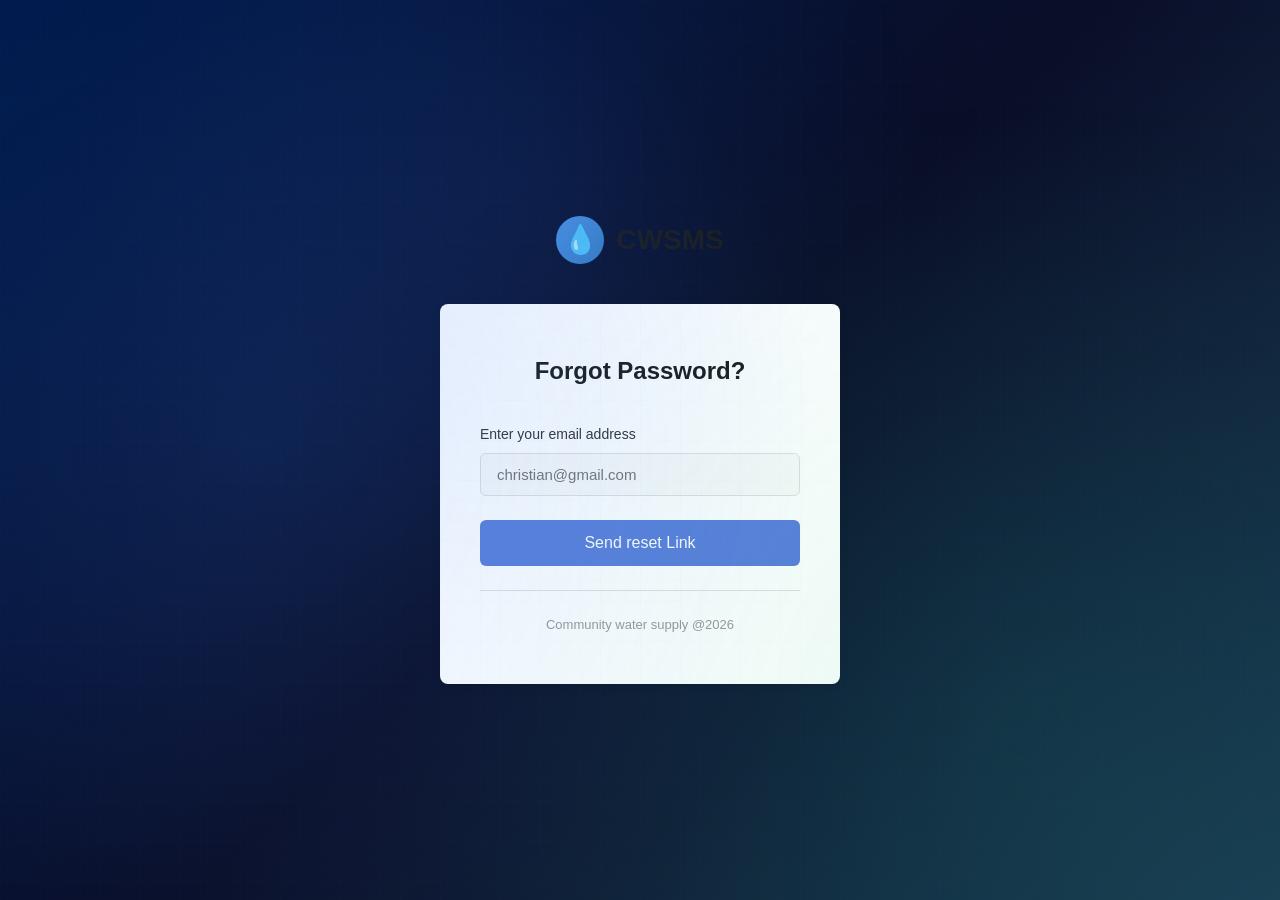
<file: index.html>
<!DOCTYPE html>
<html lang="en">
<head>
    <meta charset="UTF-8">
    <meta name="viewport" content="width=device-width, initial-scale=1.0">
    <title>CWSMS - Forgot Password</title>
    <link rel="stylesheet" href="style.css">
</head>
<body>
    <div class="container">
        <div class="header">
            <div class="logo"></div>
            <h1 class="brand-name">CWSMS</h1>
        </div>

        <div class="card">
            <h2 class="card-title">Forgot Password?</h2>
            
            <div id="successMessage" class="success-message"></div>
            <div id="errorMessage" class="error-message"></div>

            <form id="forgotPasswordForm">
                <div class="form-group">
                    <label for="email" class="form-label">Enter your email address</label>
                    <input 
                        type="email" 
                        id="email" 
                        name="email" 
                        class="form-input" 
                        placeholder="christian@gmail.com"
                        required
                    >
                </div>

                <button type="submit" class="submit-button">Send reset Link</button>
            </form>

            <div class="footer">
                Community water supply @2026
            </div>
        </div>
    </div>

    <script src="script.js"></script>
</body>
</html>
</file>
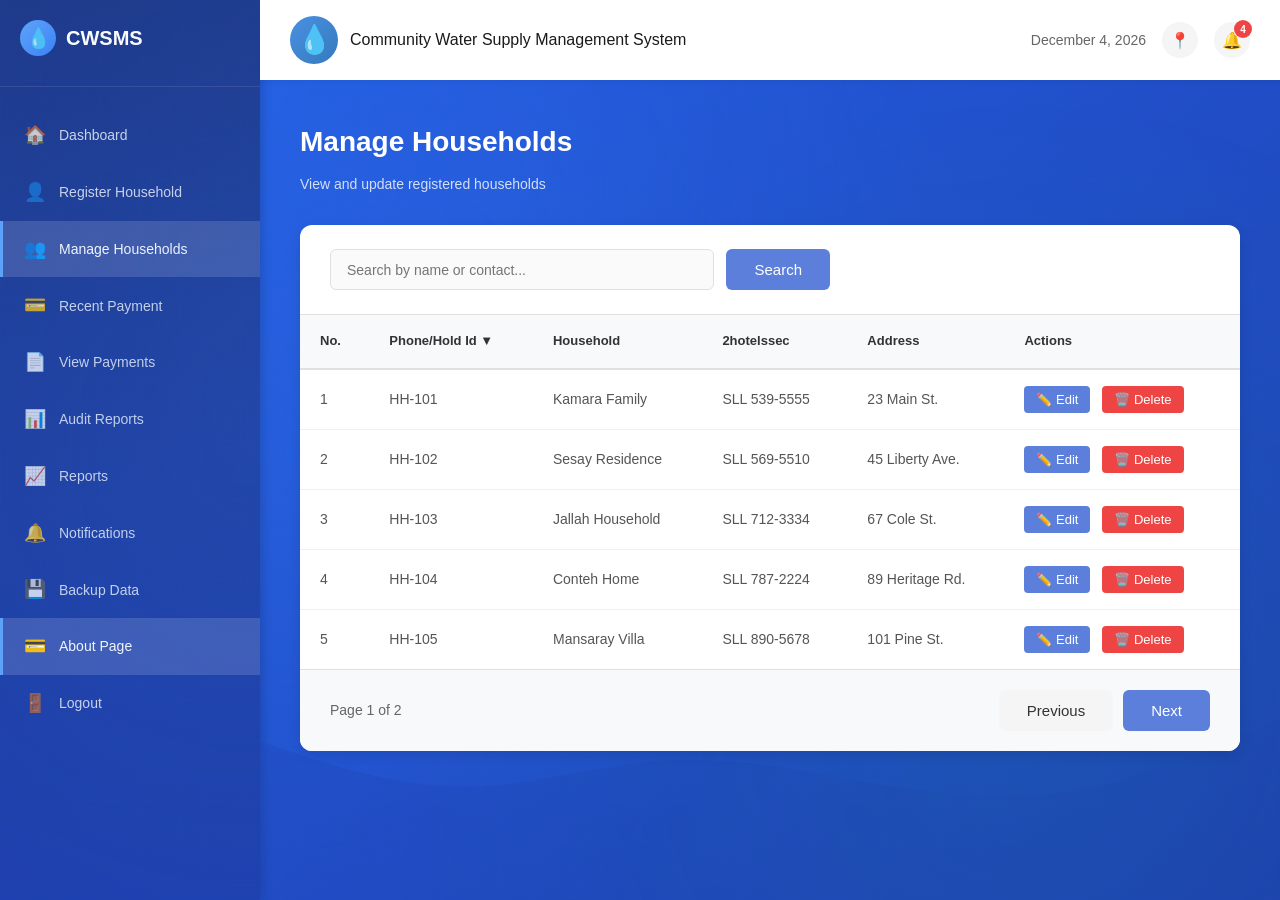
<file: manage_household.html>
<!DOCTYPE html>
<html lang="en">
<head>
    <meta charset="UTF-8">
    <meta name="viewport" content="width=device-width, initial-scale=1.0">
    <title>CWSMS - Manage Households</title>
    <link rel="stylesheet" href="style.css">
    <link rel="index.html" href="index.html">
    <link rel="register_household.html" href="register_household.html">
    <link rel="about.html" href="about.html">
    <link rel="contact.html" href="contact.html">
</head>
<body class="dashboard-layout">
    <div class="sidebar">
        <div class="sidebar-header">
            <div class="logo-small"></div>
            <span class="sidebar-brand">CWSMS</span>
        </div>
        
        <nav class="sidebar-nav">
            <a href="#" class="nav-item">
                <span class="nav-icon">🏠</span>
                <span class="nav-text">Dashboard</span>
            </a>
            <a href="register_household.html" class="nav-item">
                <span class="nav-icon">👤</span>
                <span class="nav-text">Register Household</span>
            </a>
            <a href="manage_household.html" class="nav-item active">
                <span class="nav-icon">👥</span>
                <span class="nav-text">Manage Households</span>
            </a>
            <a href="record_payment.html" class="nav-item">
                <span class="nav-icon">💳</span>
                <span class="nav-text">Recent Payment</span>
            </a>
            <a href="#" class="nav-item">
                <span class="nav-icon">📄</span>
                <span class="nav-text">View Payments</span>
            </a>
            <a href="#" class="nav-item">
                <span class="nav-icon">📊</span>
                <span class="nav-text">Audit Reports</span>
            </a>
            <a href="#" class="nav-item">
                <span class="nav-icon">📈</span>
                <span class="nav-text">Reports</span>
            </a>
            <a href="#" class="nav-item">
                <span class="nav-icon">🔔</span>
                <span class="nav-text">Notifications</span>
            </a>
            <a href="#" class="nav-item">
                <span class="nav-icon">💾</span>
                <span class="nav-text">Backup Data</span>
            </a>
             <a href="about.html" class="nav-item active">
                <span class="nav-icon">💳</span>
                <span class="nav-text">About Page</span>
            </a>
            <a href="#" class="nav-item">
                <span class="nav-icon">🚪</span>
                <span class="nav-text">Logout</span>
            </a>
        </nav>
    </div>

    <div class="main-content">
        <header class="top-header">
            <div class="header-left">
                <div class="logo"></div>
                <span class="header-title">Community Water Supply Management System</span>
            </div>
            <div class="header-right">
                <span class="header-date">January 25, 2026</span>
                <button class="icon-button">📍</button>
                <button class="icon-button notification-btn">
                    🔔
                    <span class="notification-badge">4</span>
                </button>
            </div>
        </header>

        <div class="content-wrapper">
            <div class="page-header">
                <h1 class="page-title">Manage Households</h1>
                <p class="page-subtitle">View and update registered households</p>
            </div>

            <div class="table-card">
                <div class="table-header">
                    <div class="search-wrapper">
                        <input 
                            type="text" 
                            id="searchInput" 
                            class="search-input" 
                            placeholder="Search by name or contact..."
                        >
                        <button class="btn btn-primary" id="searchBtn">Search</button>
                    </div>
                </div>

                <div class="table-wrapper">
                    <table class="data-table">
                        <thead>
                            <tr>
                                <th>No.</th>
                                <th>Phone/Hold Id ▼</th>
                                <th>Household</th>
                                <th>2hotelssec</th>
                                <th>Address</th>
                                <th>Actions</th>
                            </tr>
                        </thead>
                        <tbody id="householdTableBody">
                            <tr>
                                <td>1</td>
                                <td>HH-101</td>
                                <td>Kamara Family</td>
                                <td>SLL 539-5555</td>
                                <td>23 Main St.</td>
                                <td>
                                    <button class="btn-action btn-edit" data-id="HH-101">✏️ Edit</button>
                                    <button class="btn-action btn-delete" data-id="HH-101">🗑️ Delete</button>
                                </td>
                            </tr>
                            <tr>
                                <td>2</td>
                                <td>HH-102</td>
                                <td>Sesay Residence</td>
                                <td>SLL 569-5510</td>
                                <td>45 Liberty Ave.</td>
                                <td>
                                    <button class="btn-action btn-edit" data-id="HH-102">✏️ Edit</button>
                                    <button class="btn-action btn-delete" data-id="HH-102">🗑️ Delete</button>
                                </td>
                            </tr>
                            <tr>
                                <td>3</td>
                                <td>HH-103</td>
                                <td>Jallah Household</td>
                                <td>SLL 712-3334</td>
                                <td>67 Cole St.</td>
                                <td>
                                    <button class="btn-action btn-edit" data-id="HH-103">✏️ Edit</button>
                                    <button class="btn-action btn-delete" data-id="HH-103">🗑️ Delete</button>
                                </td>
                            </tr>
                            <tr>
                                <td>4</td>
                                <td>HH-104</td>
                                <td>Conteh Home</td>
                                <td>SLL 787-2224</td>
                                <td>89 Heritage Rd.</td>
                                <td>
                                    <button class="btn-action btn-edit" data-id="HH-104">✏️ Edit</button>
                                    <button class="btn-action btn-delete" data-id="HH-104">🗑️ Delete</button>
                                </td>
                            </tr>
                            <tr>
                                <td>5</td>
                                <td>HH-105</td>
                                <td>Mansaray Villa</td>
                                <td>SLL 890-5678</td>
                                <td>101 Pine St.</td>
                                <td>
                                    <button class="btn-action btn-edit" data-id="HH-105">✏️ Edit</button>
                                    <button class="btn-action btn-delete" data-id="HH-105">🗑️ Delete</button>
                                </td>
                            </tr>
                        </tbody>
                    </table>
                </div>

                <div class="table-footer">
                    <div class="pagination-info">
                        Page <span id="currentPage">1</span> of <span id="totalPages">5</span>
                    </div>
                    <div class="pagination-controls">
                        <button class="btn btn-secondary" id="prevBtn">Previous</button>
                        <button class="btn btn-primary" id="nextBtn">Next</button>
                    </div>
                </div>
            </div>
        </div>

        <div class="wave-background"></div>
    </div>

    <!-- Edit Modal -->
    <div id="editModal" class="modal">
        <div class="modal-content">
            <div class="modal-header">
                <h2>Edit Household</h2>
                <button class="close-modal" id="closeEditModal">&times;</button>
            </div>
            <div class="modal-body">
                <form id="editHouseholdForm">
                    <input type="hidden" id="editHouseholdId">
                    <div class="form-group">
                        <label for="editHouseholdName" class="form-label">Household Name</label>
                        <input type="text" id="editHouseholdName" class="form-input" required>
                    </div>
                    <div class="form-group">
                        <label for="editContact" class="form-label">Contact Number</label>
                        <input type="text" id="editContact" class="form-input" required>
                    </div>
                    <div class="form-group">
                        <label for="editAddress" class="form-label">Address</label>
                        <input type="text" id="editAddress" class="form-input" required>
                    </div>
                    <div class="modal-actions">
                        <button type="button" class="btn btn-secondary" id="cancelEditBtn">Cancel</button>
                        <button type="submit" class="btn btn-primary">Save Changes</button>
                    </div>
                </form>
            </div>
        </div>
    </div>

    <script src="script.js"></script>
</body>
</html>
</file>
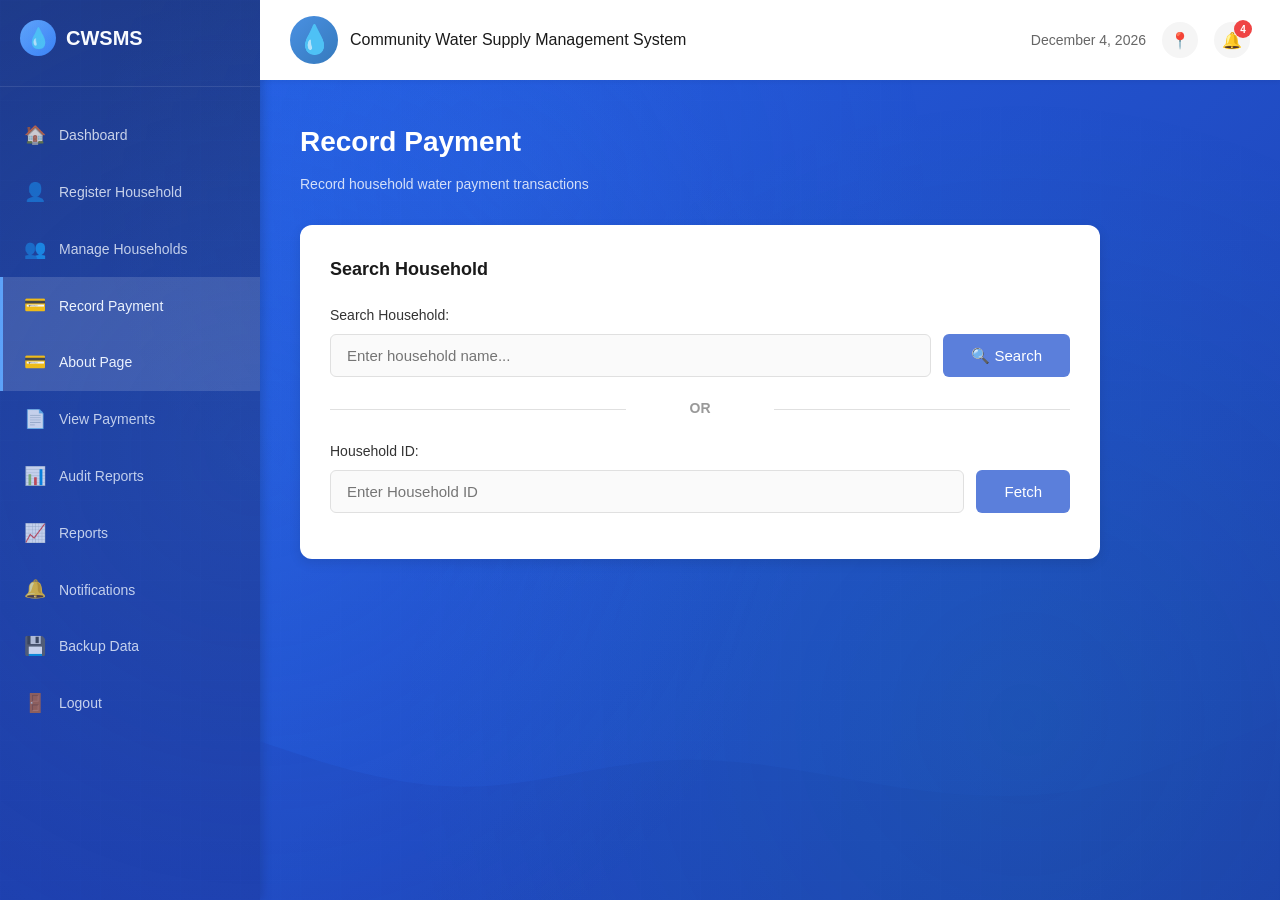
<file: record_payment.html>
<!DOCTYPE html>
<html lang="en">
<head>
    <meta charset="UTF-8">
    <meta name="viewport" content="width=device-width, initial-scale=1.0">
    <title>CWSMS - Record Payment</title>
    <link rel="stylesheet" href="style.css">
</head>
<body class="dashboard-layout">
    <div class="sidebar">
        <div class="sidebar-header">
            <div class="logo-small"></div>
            <span class="sidebar-brand">CWSMS</span>
        </div>
        
        <nav class="sidebar-nav">
            <a href="#" class="nav-item">
                <span class="nav-icon">🏠</span>
                <span class="nav-text">Dashboard</span>
            </a>
            <a href="register_household.html" class="nav-item">
                <span class="nav-icon">👤</span>
                <span class="nav-text">Register Household</span>
            </a>
            <a href="manage_household.html" class="nav-item">
                <span class="nav-icon">👥</span>
                <span class="nav-text">Manage Households</span>
            </a>
            <a href="record_payment.html" class="nav-item active">
                <span class="nav-icon">💳</span>
                <span class="nav-text">Record Payment</span>
            </a>
             <a href="about.html" class="nav-item active">
                <span class="nav-icon">💳</span>
                <span class="nav-text">About Page</span>
            </a>
            <a href="#" class="nav-item">
                <span class="nav-icon">📄</span>
                <span class="nav-text">View Payments</span>
            </a>
            <a href="#" class="nav-item">
                <span class="nav-icon">📊</span>
                <span class="nav-text">Audit Reports</span>
            </a>
            <a href="#" class="nav-item">
                <span class="nav-icon">📈</span>
                <span class="nav-text">Reports</span>
            </a>
            <a href="#" class="nav-item">
                <span class="nav-icon">🔔</span>
                <span class="nav-text">Notifications</span>
            </a>
            <a href="#" class="nav-item">
                <span class="nav-icon">💾</span>
                <span class="nav-text">Backup Data</span>
            </a>
            <a href="#" class="nav-item">
                <span class="nav-icon">🚪</span>
                <span class="nav-text">Logout</span>
            </a>
        </nav>
    </div>

    <div class="main-content">
        <header class="top-header">
            <div class="header-left">
                <div class="logo"></div>
                <span class="header-title">Community Water Supply Management System</span>
            </div>
            <div class="header-right">
                <span class="header-date">January 25, 2026</span>
                <button class="icon-button">📍</button>
                <button class="icon-button notification-btn">
                    🔔
                    <span class="notification-badge">4</span>
                </button>
            </div>
        </header>

        <div class="content-wrapper">
            <div class="page-header">
                <h1 class="page-title">Record Payment</h1>
                <p class="page-subtitle">Record household water payment transactions</p>
            </div>

            <div class="payment-container">
                <!-- Search Household Section -->
                <div class="search-section">
                    <h3 class="section-title">Search Household</h3>
                    
                    <div class="search-group">
                        <label class="search-label">Search Household:</label>
                        <div class="input-button-group">
                            <input 
                                type="text" 
                                id="searchHouseholdInput" 
                                class="form-input" 
                                placeholder="Enter household name..."
                            >
                            <button class="btn btn-primary" id="searchHouseholdBtn">🔍 Search</button>
                        </div>
                    </div>

                    <div class="divider-text">OR</div>

                    <div class="search-group">
                        <label class="search-label">Household ID:</label>
                        <div class="input-button-group">
                            <input 
                                type="text" 
                                id="householdIdInput" 
                                class="form-input" 
                                placeholder="Enter Household ID"
                            >
                            <button class="btn btn-primary" id="fetchHouseholdBtn">Fetch</button>
                        </div>
                    </div>
                </div>

                <!-- Household Details Section -->
                <div id="householdDetailsSection" class="household-details-section" style="display: none;">
                    <div class="details-header">
                        <h3 class="section-title">Household Details</h3>
                        <span id="paymentStatus" class="status-badge status-unpaid">Status: UNPAID</span>
                    </div>
                    
                    <div class="details-content">
                        <div class="detail-row">
                            <span class="detail-label">Name:</span>
                            <span id="householdName" class="detail-value">John Doe</span>
                        </div>
                        <div class="detail-row">
                            <span class="detail-label">Address:</span>
                            <span id="householdAddress" class="detail-value">123 Maple Street, Springfield</span>
                        </div>
                        <div class="detail-row">
                            <span class="detail-label">Contact:</span>
                            <span id="householdContact" class="detail-value">555-123-4567</span>
                        </div>
                    </div>
                </div>

                <!-- Payment Information Section -->
                <div id="paymentInfoSection" class="payment-info-section" style="display: none;">
                    <h3 class="section-title">Payment Information</h3>
                    
                    <div id="paymentSuccessMessage" class="success-message"></div>
                    <div id="paymentErrorMessage" class="error-message"></div>

                    <form id="recordPaymentForm">
                        <div class="form-row">
                            <div class="form-column">
                                <div class="form-group">
                                    <label for="paymentMonth" class="form-label">Payment Month:</label>
                                    <select id="paymentMonth" class="form-input" required>
                                        <option value="">Select Month</option>
                                        <option value="January 2026">January 2026</option>
                                        <option value="February 2026">February 2026</option>
                                        <option value="March 2026">March 2026</option>
                                        <option value="April 2026">April 2026</option>
                                        <option value="May 2026">May 2026</option>
                                        <option value="June 2026">June 2026</option>
                                        <option value="July 2026">July 2026</option>
                                        <option value="August 2026">August 2026</option>
                                        <option value="September 2026">September 2026</option>
                                        <option value="October 2026">October 2026</option>
                                        <option value="November 2026">November 2026</option>
                                        <option value="December 2026">December 2026</option>
                                    </select>
                                </div>

                                <div class="form-group">
                                    <label for="paymentAmount" class="form-label">Amount:</label>
                                    <input 
                                        type="number" 
                                        id="paymentAmount" 
                                        class="form-input" 
                                        placeholder="Enter Amount"
                                        step="0.01"
                                        required
                                    >
                                </div>
                            </div>

                            <div class="form-column">
                                <div class="form-group">
                                    <label for="paymentDate" class="form-label">Payment Date:</label>
                                    <input 
                                        type="date" 
                                        id="paymentDate" 
                                        class="form-input" 
                                        required
                                    >
                                </div>

                                <div class="form-group">
                                    <label class="form-label">Payment Method:</label>
                                    <div class="radio-group">
                                        <label class="radio-label">
                                            <input type="radio" name="paymentMethod" value="Cash" checked>
                                            <span class="radio-text">💵 Cash</span>
                                        </label>
                                        <label class="radio-label">
                                            <input type="radio" name="paymentMethod" value="Bank Transfer">
                                            <span class="radio-text">🏦 Bank Transfer</span>
                                        </label>
                                        <label class="radio-label">
                                            <input type="radio" name="paymentMethod" value="Mobile Money">
                                            <span class="radio-text">📱 Mobile Money</span>
                                        </label>
                                    </div>
                                </div>
                            </div>
                        </div>

                        <div class="form-actions">
                            <button type="button" class="btn btn-secondary" id="cancelPaymentBtn">Cancel</button>
                            <button type="submit" class="btn btn-primary">💳 Record Payment</button>
                        </div>
                    </form>
                </div>
            </div>
        </div>

        <div class="wave-background"></div>
    </div>

    <script src="script.js"></script>
</body>
</html>
</file>
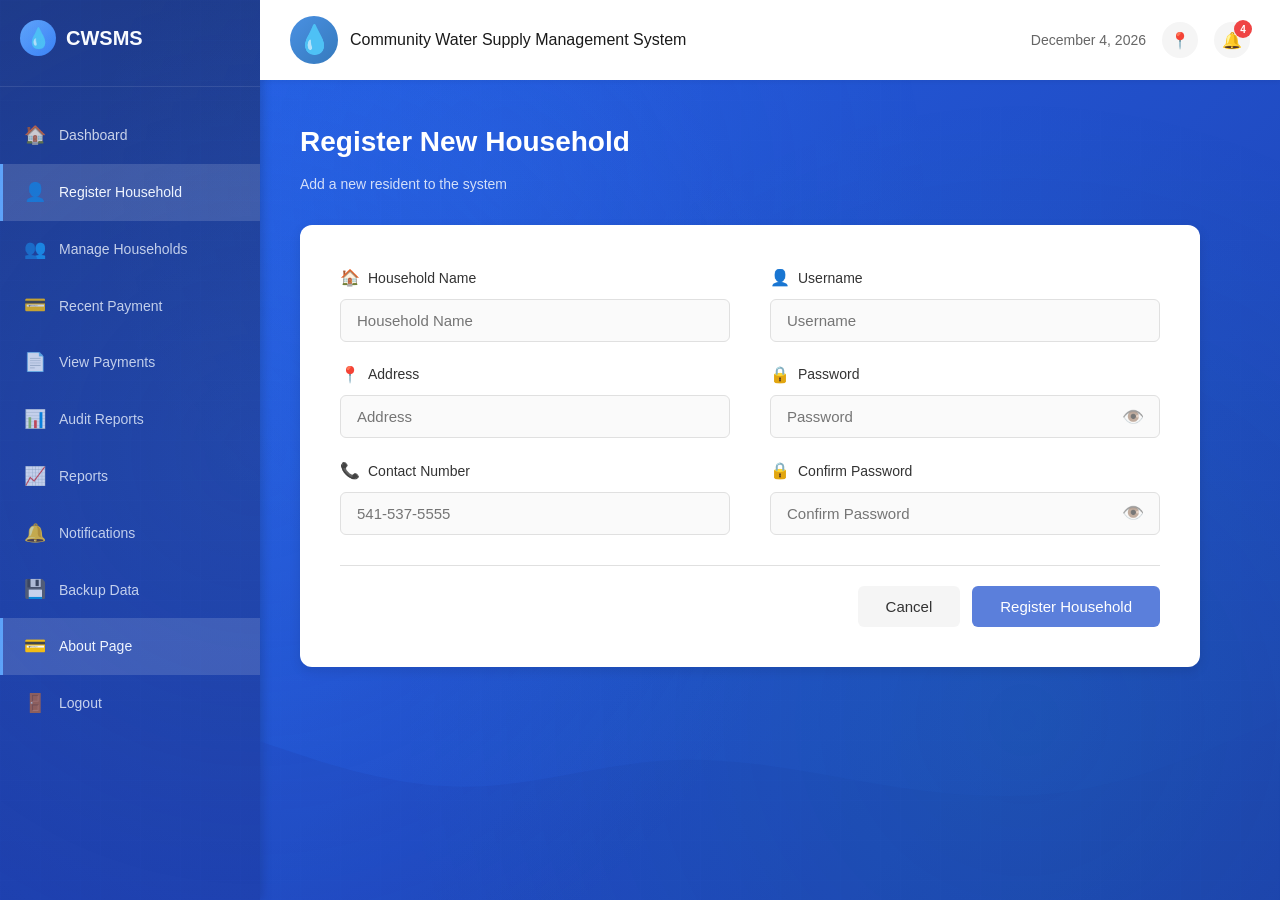
<file: register_household.html>
<!DOCTYPE html>
<html lang="en">
<head>
    <meta charset="UTF-8">
    <meta name="viewport" content="width=device-width, initial-scale=1.0">
    <title>CWSMS - Register New Household</title>
    <link rel="stylesheet" href="style.css">
</head>
<body class="dashboard-layout">
    <div class="sidebar">
        <div class="sidebar-header">
            <div class="logo-small"></div>
            <span class="sidebar-brand">CWSMS</span>
        </div>
        
        <nav class="sidebar-nav">
            <a href="#" class="nav-item">
                <span class="nav-icon">🏠</span>
                <span class="nav-text">Dashboard</span>
            </a>
            <a href="register_household.html" class="nav-item active">
                <span class="nav-icon">👤</span>
                <span class="nav-text">Register Household</span>
            </a>
            <a href="manage_household.html" class="nav-item">
                <span class="nav-icon">👥</span>
                <span class="nav-text">Manage Households</span>
            </a>
            <a href="#" class="nav-item">
                <span class="nav-icon">💳</span>
                <span class="nav-text">Recent Payment</span>
            </a>
            <a href="#" class="nav-item">
                <span class="nav-icon">📄</span>
                <span class="nav-text">View Payments</span>
            </a>
            <a href="#" class="nav-item">
                <span class="nav-icon">📊</span>
                <span class="nav-text">Audit Reports</span>
            </a>
            <a href="#" class="nav-item">
                <span class="nav-icon">📈</span>
                <span class="nav-text">Reports</span>
            </a>
            <a href="#" class="nav-item">
                <span class="nav-icon">🔔</span>
                <span class="nav-text">Notifications</span>
            </a>
            <a href="#" class="nav-item">
                <span class="nav-icon">💾</span>
                <span class="nav-text">Backup Data</span>
            </a>
             <a href="about.html" class="nav-item active">
                <span class="nav-icon">💳</span>
                <span class="nav-text">About Page</span>
            </a>
            <a href="#" class="nav-item">
                <span class="nav-icon">🚪</span>
                <span class="nav-text">Logout</span>
            </a>
        </nav>
    </div>

    <div class="main-content">
        <header class="top-header">
            <div class="header-left">
                <div class="logo"></div>
                <span class="header-title">Community Water Supply Management System</span>
            </div>
            <div class="header-right">
                <span class="header-date">January 25, 2026</span>
                <button class="icon-button">📍</button>
                <button class="icon-button notification-btn">
                    🔔
                    <span class="notification-badge">4</span>
                </button>
            </div>
        </header>

        <div class="content-wrapper">
            <div class="page-header">
                <h1 class="page-title">Register New Household</h1>
                <p class="page-subtitle">Add a new resident to the system</p>
            </div>

            <div class="form-card">
                <div id="successMessage" class="success-message"></div>
                <div id="errorMessage" class="error-message"></div>

                <form id="registerHouseholdForm">
                    <div class="form-row">
                        <div class="form-column">
                            <div class="form-group">
                                <label for="householdName" class="form-label">
                                    <span class="label-icon">🏠</span>
                                    Household Name
                                </label>
                                <input 
                                    type="text" 
                                    id="householdName" 
                                    name="householdName" 
                                    class="form-input" 
                                    placeholder="Household Name"
                                    required
                                >
                            </div>

                            <div class="form-group">
                                <label for="address" class="form-label">
                                    <span class="label-icon">📍</span>
                                    Address
                                </label>
                                <input 
                                    type="text" 
                                    id="address" 
                                    name="address" 
                                    class="form-input" 
                                    placeholder="Address"
                                    required
                                >
                            </div>

                            <div class="form-group">
                                <label for="contactNumber" class="form-label">
                                    <span class="label-icon">📞</span>
                                    Contact Number
                                </label>
                                <input 
                                    type="tel" 
                                    id="contactNumber" 
                                    name="contactNumber" 
                                    class="form-input" 
                                    placeholder="541-537-5555"
                                    required
                                >
                            </div>
                        </div>

                        <div class="form-column">
                            <div class="form-group">
                                <label for="username" class="form-label">
                                    <span class="label-icon">👤</span>
                                    Username
                                </label>
                                <input 
                                    type="text" 
                                    id="username" 
                                    name="username" 
                                    class="form-input" 
                                    placeholder="Username"
                                    required
                                >
                            </div>

                            <div class="form-group">
                                <label for="password" class="form-label">
                                    <span class="label-icon">🔒</span>
                                    Password
                                </label>
                                <div class="input-wrapper">
                                    <input 
                                        type="password" 
                                        id="password" 
                                        name="password" 
                                        class="form-input" 
                                        placeholder="Password"
                                        required
                                    >
                                    <button type="button" class="toggle-password" data-target="password">👁️</button>
                                </div>
                            </div>

                            <div class="form-group">
                                <label for="confirmPassword" class="form-label">
                                    <span class="label-icon">🔒</span>
                                    Confirm Password
                                </label>
                                <div class="input-wrapper">
                                    <input 
                                        type="password" 
                                        id="confirmPassword" 
                                        name="confirmPassword" 
                                        class="form-input" 
                                        placeholder="Confirm Password"
                                        required
                                    >
                                    <button type="button" class="toggle-password" data-target="confirmPassword">👁️</button>
                                </div>
                            </div>
                        </div>
                    </div>

                    <div class="form-actions">
                        <button type="button" class="btn btn-secondary" id="cancelBtn">Cancel</button>
                        <button type="submit" class="btn btn-primary">Register Household</button>
                    </div>
                </form>
            </div>
        </div>

        <div class="wave-background"></div>
    </div>

    <script src="script.js"></script>
</body>
</html>
</file>
<file: style.css>
* {
    margin: 0;
    padding: 0;
    box-sizing: border-box;
}

body {
    font-family: -apple-system, BlinkMacSystemFont, 'Segoe UI', 'Roboto', 'Oxygen', 'Ubuntu', 'Cantarell', sans-serif;
    background-color: #f5f5f5;
    color: #333;
}

/* ============================================
   LOGIN PAGE LAYOUT
   ============================================ */
body:not(.dashboard-layout) {
    display: flex;
    justify-content: center;
    align-items: center;
    min-height: 100vh;
    padding: 20px;
}

.container {
    width: 100%;
    max-width: 400px;
}

.header {
    display: flex;
    align-items: center;
    gap: 12px;
    margin-bottom: 40px;
    justify-content: center;
}

.logo {
    width: 48px;
    height: 48px;
    background: linear-gradient(135deg, #4A90E2 0%, #357ABD 100%);
    border-radius: 50%;
    display: flex;
    align-items: center;
    justify-content: center;
}

.logo::before {
    content: "💧";
    font-size: 28px;
}

.brand-name {
    font-size: 28px;
    font-weight: 600;
    color: #1a1a1a;
}

/* ============================================
   DASHBOARD LAYOUT
   ============================================ */
.dashboard-layout {
    display: flex;
    min-height: 100vh;
    background: linear-gradient(135deg, #2563EB 0%, #1E40AF 100%);
}

.sidebar {
    width: 260px;
    background: linear-gradient(180deg, #1E3A8A 0%, #1E40AF 100%);
    padding: 20px 0;
    display: flex;
    flex-direction: column;
    box-shadow: 2px 0 10px rgba(0, 0, 0, 0.2);
}

.sidebar-header {
    display: flex;
    align-items: center;
    gap: 10px;
    padding: 0 20px 30px;
    border-bottom: 1px solid rgba(255, 255, 255, 0.1);
    margin-bottom: 20px;
}

.logo-small {
    width: 36px;
    height: 36px;
    background: linear-gradient(135deg, #60A5FA 0%, #3B82F6 100%);
    border-radius: 50%;
    display: flex;
    align-items: center;
    justify-content: center;
    position: relative;
}

.logo-small::before {
    content: "💧";
    font-size: 20px;
}

.sidebar-brand {
    font-size: 20px;
    font-weight: 600;
    color: white;
}

.sidebar-nav {
    display: flex;
    flex-direction: column;
}

.nav-item {
    display: flex;
    align-items: center;
    gap: 12px;
    padding: 14px 20px;
    color: rgba(255, 255, 255, 0.8);
    text-decoration: none;
    transition: all 0.2s;
    border-left: 3px solid transparent;
}

.nav-item:hover {
    background: rgba(255, 255, 255, 0.1);
    color: white;
}

.nav-item.active {
    background: rgba(255, 255, 255, 0.15);
    color: white;
    border-left-color: #60A5FA;
}

.nav-icon {
    font-size: 18px;
    width: 24px;
    text-align: center;
}

.nav-text {
    font-size: 14px;
}

.main-content {
    flex: 1;
    display: flex;
    flex-direction: column;
    position: relative;
    overflow: hidden;
}

.top-header {
    background: white;
    padding: 16px 30px;
    display: flex;
    justify-content: space-between;
    align-items: center;
    box-shadow: 0 2px 4px rgba(0, 0, 0, 0.05);
    z-index: 10;
}

.header-left {
    display: flex;
    align-items: center;
    gap: 12px;
}

.header-title {
    font-size: 16px;
    font-weight: 500;
    color: #1a1a1a;
}

.header-right {
    display: flex;
    align-items: center;
    gap: 16px;
}

.header-date {
    font-size: 14px;
    color: #666;
}

.icon-button {
    width: 36px;
    height: 36px;
    border: none;
    background: #f5f5f5;
    border-radius: 50%;
    cursor: pointer;
    display: flex;
    align-items: center;
    justify-content: center;
    font-size: 16px;
    transition: background-color 0.2s;
    position: relative;
}

.icon-button:hover {
    background: #e5e5e5;
}

.notification-badge {
    position: absolute;
    top: -2px;
    right: -2px;
    background: #EF4444;
    color: white;
    font-size: 10px;
    width: 18px;
    height: 18px;
    border-radius: 50%;
    display: flex;
    align-items: center;
    justify-content: center;
    font-weight: 600;
}

.content-wrapper {
    flex: 1;
    padding: 40px;
    position: relative;
    z-index: 5;
    overflow-y: auto;
}

.page-header {
    margin-bottom: 30px;
}

.page-title {
    font-size: 28px;
    font-weight: 600;
    color: white;
    margin-bottom: 8px;
}

.page-subtitle {
    font-size: 14px;
    color: rgba(255, 255, 255, 0.8);
}

.wave-background {
    position: absolute;
    bottom: 0;
    left: 0;
    right: 0;
    height: 200px;
    background: url('data:image/svg+xml,<svg xmlns="http://www.w3.org/2000/svg" viewBox="0 0 1440 320"><path fill="%231E40AF" fill-opacity="0.3" d="M0,96L48,112C96,128,192,160,288,160C384,160,480,128,576,122.7C672,117,768,139,864,154.7C960,171,1056,181,1152,165.3C1248,149,1344,107,1392,85.3L1440,64L1440,320L1392,320C1344,320,1248,320,1152,320C1056,320,960,320,864,320C768,320,672,320,576,320C480,320,384,320,288,320C192,320,96,320,48,320L0,320Z"></path></svg>') no-repeat bottom;
    background-size: cover;
    pointer-events: none;
}

/* ============================================
   CARD COMPONENTS
   ============================================ */
.card {
    background: white;
    border-radius: 8px;
    box-shadow: 0 2px 8px rgba(0, 0, 0, 0.1);
    padding: 48px 40px;
}

.form-card {
    background: white;
    border-radius: 12px;
    box-shadow: 0 4px 12px rgba(0, 0, 0, 0.1);
    padding: 40px;
    max-width: 900px;
}

.card-title {
    font-size: 24px;
    font-weight: 600;
    color: #1a1a1a;
    text-align: center;
    margin-bottom: 32px;
}

/* ============================================
   FORM ELEMENTS
   ============================================ */
.form-row {
    display: grid;
    grid-template-columns: 1fr 1fr;
    gap: 40px;
    margin-bottom: 30px;
}

.form-column {
    display: flex;
    flex-direction: column;
    gap: 20px;
}

.form-group {
    margin-bottom: 0;
}

body:not(.dashboard-layout) .form-group {
    margin-bottom: 24px;
}

.form-label {
    display: flex;
    align-items: center;
    gap: 8px;
    font-size: 14px;
    color: #333;
    margin-bottom: 8px;
    font-weight: 500;
}

.label-icon {
    font-size: 16px;
    color: #5B7FDB;
}

.form-input {
    width: 100%;
    padding: 12px 16px;
    font-size: 15px;
    border: 1px solid #e0e0e0;
    border-radius: 6px;
    background-color: #fafafa;
    transition: all 0.2s;
}

.form-input:focus {
    outline: none;
    border-color: #5B7FDB;
    background-color: white;
    box-shadow: 0 0 0 3px rgba(91, 127, 219, 0.1);
}

.input-wrapper {
    position: relative;
}

.toggle-password {
    position: absolute;
    right: 12px;
    top: 50%;
    transform: translateY(-50%);
    background: none;
    border: none;
    cursor: pointer;
    font-size: 18px;
    padding: 4px;
    opacity: 0.6;
    transition: opacity 0.2s;
}

.toggle-password:hover {
    opacity: 1;
}

.form-actions {
    display: flex;
    justify-content: flex-end;
    gap: 12px;
    padding-top: 20px;
    border-top: 1px solid #e0e0e0;
}

/* ============================================
   BUTTONS
   ============================================ */
.btn {
    padding: 12px 28px;
    font-size: 15px;
    font-weight: 500;
    border: none;
    border-radius: 6px;
    cursor: pointer;
    transition: all 0.2s;
}

.btn-primary {
    background-color: #5B7FDB;
    color: white;
}

.btn-primary:hover {
    background-color: #4A6BC9;
}

.btn-primary:active {
    background-color: #3D5AB5;
}

.btn-secondary {
    background-color: #f5f5f5;
    color: #333;
}

.btn-secondary:hover {
    background-color: #e5e5e5;
}

.submit-button {
    width: 100%;
    padding: 14px;
    font-size: 16px;
    font-weight: 500;
    color: white;
    background-color: #5B7FDB;
    border: none;
    border-radius: 6px;
    cursor: pointer;
    transition: background-color 0.2s;
}

.submit-button:hover {
    background-color: #4A6BC9;
}

.submit-button:active {
    background-color: #3D5AB5;
}

/* ============================================
   MESSAGES
   ============================================ */
.success-message,
.error-message {
    padding: 12px;
    border-radius: 6px;
    margin-bottom: 20px;
    text-align: center;
    display: none;
}

.success-message {
    background-color: #d4edda;
    color: #155724;
    border: 1px solid #c3e6cb;
}

.error-message {
    background-color: #f8d7da;
    color: #721c24;
    border: 1px solid #f5c6cb;
}

.success-message.show,
.error-message.show {
    display: block;
}

/* ============================================
   FOOTER
   ============================================ */
.footer {
    text-align: center;
    margin-top: 24px;
    padding-top: 24px;
    border-top: 1px solid #e0e0e0;
    color: #999;
    font-size: 13px;
}

/* ============================================
   RESPONSIVE
   ============================================ */
@media (max-width: 768px) {
    .dashboard-layout {
        flex-direction: column;
    }

    .sidebar {
        width: 100%;
        padding: 10px 0;
    }

    .sidebar-nav {
        flex-direction: row;
        overflow-x: auto;
    }

    .nav-item {
        flex-direction: column;
        gap: 4px;
        padding: 10px;
        min-width: 80px;
    }

    .nav-text {
        font-size: 11px;
    }

    .form-row {
        grid-template-columns: 1fr;
        gap: 20px;
    }

    .content-wrapper {
        padding: 20px;
    }

    .top-header {
        padding: 12px 16px;
    }

    .header-title {
        font-size: 12px;
    }
}
/* ============================================
   TABLE STYLES
   ============================================ */
.table-card {
    background: white;
    border-radius: 12px;
    box-shadow: 0 4px 12px rgba(0, 0, 0, 0.1);
    overflow: hidden;
}

.table-header {
    padding: 24px 30px;
    border-bottom: 1px solid #e0e0e0;
}

.search-wrapper {
    display: flex;
    gap: 12px;
    max-width: 500px;
}

.search-input {
    flex: 1;
    padding: 10px 16px;
    font-size: 14px;
    border: 1px solid #e0e0e0;
    border-radius: 6px;
    background-color: #fafafa;
    transition: all 0.2s;
}

.search-input:focus {
    outline: none;
    border-color: #5B7FDB;
    background-color: white;
    box-shadow: 0 0 0 3px rgba(91, 127, 219, 0.1);
}

.table-wrapper {
    overflow-x: auto;
}

.data-table {
    width: 100%;
    border-collapse: collapse;
}

.data-table thead {
    background-color: #f8f9fa;
}

.data-table th {
    padding: 16px 20px;
    text-align: left;
    font-size: 13px;
    font-weight: 600;
    color: #333;
    border-bottom: 2px solid #e0e0e0;
    white-space: nowrap;
}

.data-table td {
    padding: 16px 20px;
    font-size: 14px;
    color: #555;
    border-bottom: 1px solid #f0f0f0;
}

.data-table tbody tr {
    transition: background-color 0.2s;
}

.data-table tbody tr:hover {
    background-color: #f8f9fa;
}

.data-table tbody tr:last-child td {
    border-bottom: none;
}

.btn-action {
    padding: 6px 12px;
    font-size: 13px;
    border: none;
    border-radius: 4px;
    cursor: pointer;
    transition: all 0.2s;
    margin-right: 8px;
    font-weight: 500;
}

.btn-edit {
    background-color: #5B7FDB;
    color: white;
}

.btn-edit:hover {
    background-color: #4A6BC9;
}

.btn-delete {
    background-color: #EF4444;
    color: white;
}

.btn-delete:hover {
    background-color: #DC2626;
}

.table-footer {
    padding: 20px 30px;
    background-color: #f8f9fa;
    display: flex;
    justify-content: space-between;
    align-items: center;
    border-top: 1px solid #e0e0e0;
}

.pagination-info {
    font-size: 14px;
    color: #666;
}

.pagination-controls {
    display: flex;
    gap: 10px;
}

/* ============================================
   MODAL STYLES
   ============================================ */
.modal {
    display: none;
    position: fixed;
    z-index: 1000;
    left: 0;
    top: 0;
    width: 100%;
    height: 100%;
    background-color: rgba(0, 0, 0, 0.5);
    animation: fadeIn 0.2s;
}

.modal.show {
    display: flex;
    align-items: center;
    justify-content: center;
}

@keyframes fadeIn {
    from { opacity: 0; }
    to { opacity: 1; }
}

.modal-content {
    background: white;
    border-radius: 12px;
    width: 90%;
    max-width: 500px;
    box-shadow: 0 8px 32px rgba(0, 0, 0, 0.2);
    animation: slideIn 0.3s;
}

@keyframes slideIn {
    from {
        transform: translateY(-50px);
        opacity: 0;
    }
    to {
        transform: translateY(0);
        opacity: 1;
    }
}

.modal-header {
    padding: 24px 30px;
    border-bottom: 1px solid #e0e0e0;
    display: flex;
    justify-content: space-between;
    align-items: center;
}

.modal-header h2 {
    font-size: 20px;
    font-weight: 600;
    color: #1a1a1a;
    margin: 0;
}

.close-modal {
    background: none;
    border: none;
    font-size: 28px;
    color: #999;
    cursor: pointer;
    line-height: 1;
    padding: 0;
    width: 32px;
    height: 32px;
    display: flex;
    align-items: center;
    justify-content: center;
    border-radius: 4px;
    transition: all 0.2s;
}

.close-modal:hover {
    background-color: #f0f0f0;
    color: #333;
}

.modal-body {
    padding: 30px;
}

.modal-actions {
    display: flex;
    justify-content: flex-end;
    gap: 12px;
    margin-top: 24px;
}

/* ============================================
   RESPONSIVE - TABLE
   ============================================ */
@media (max-width: 768px) {
    .table-wrapper {
        overflow-x: scroll;
    }

    .data-table {
        min-width: 700px;
    }

    .table-footer {
        flex-direction: column;
        gap: 16px;
    }

    .search-wrapper {
        flex-direction: column;
        max-width: 100%;
    }
}
/* ============================================
   RECORD PAYMENT PAGE STYLES
   ============================================ */
.payment-container {
    max-width: 800px;
}

.search-section {
    background: white;
    border-radius: 12px;
    padding: 30px;
    margin-bottom: 24px;
    box-shadow: 0 4px 12px rgba(0, 0, 0, 0.1);
}

.section-title {
    font-size: 18px;
    font-weight: 600;
    color: #1a1a1a;
    margin-bottom: 20px;
}

.search-group {
    margin-bottom: 16px;
}

.search-label {
    display: block;
    font-size: 14px;
    font-weight: 500;
    color: #333;
    margin-bottom: 8px;
}

.input-button-group {
    display: flex;
    gap: 12px;
}

.input-button-group .form-input {
    flex: 1;
}

.divider-text {
    text-align: center;
    font-size: 14px;
    font-weight: 600;
    color: #999;
    margin: 20px 0;
    position: relative;
}

.divider-text::before,
.divider-text::after {
    content: '';
    position: absolute;
    top: 50%;
    width: 40%;
    height: 1px;
    background: #e0e0e0;
}

.divider-text::before {
    left: 0;
}

.divider-text::after {
    right: 0;
}

.household-details-section {
    background: white;
    border-radius: 12px;
    padding: 30px;
    margin-bottom: 24px;
    box-shadow: 0 4px 12px rgba(0, 0, 0, 0.1);
}

.details-header {
    display: flex;
    justify-content: space-between;
    align-items: center;
    margin-bottom: 20px;
}

.status-badge {
    padding: 8px 16px;
    border-radius: 6px;
    font-size: 13px;
    font-weight: 600;
}

.status-unpaid {
    background-color: #FEE2E2;
    color: #DC2626;
}

.status-paid {
    background-color: #D1FAE5;
    color: #059669;
}

.details-content {
    background: #f8f9fa;
    padding: 20px;
    border-radius: 8px;
}

.detail-row {
    display: flex;
    padding: 10px 0;
    border-bottom: 1px solid #e0e0e0;
}

.detail-row:last-child {
    border-bottom: none;
}

.detail-label {
    font-weight: 600;
    color: #333;
    min-width: 100px;
}

.detail-value {
    color: #555;
}

.payment-info-section {
    background: white;
    border-radius: 12px;
    padding: 30px;
    box-shadow: 0 4px 12px rgba(0, 0, 0, 0.1);
}

.radio-group {
    display: flex;
    flex-direction: column;
    gap: 12px;
}

.radio-label {
    display: flex;
    align-items: center;
    cursor: pointer;
    padding: 10px 12px;
    border: 2px solid #e0e0e0;
    border-radius: 6px;
    transition: all 0.2s;
}

.radio-label:hover {
    border-color: #5B7FDB;
    background-color: #f8f9fa;
}

.radio-label input[type="radio"] {
    margin-right: 10px;
    cursor: pointer;
}

.radio-label input[type="radio"]:checked + .radio-text {
    color: #5B7FDB;
    font-weight: 600;
}

.radio-label:has(input[type="radio"]:checked) {
    border-color: #5B7FDB;
    background-color: #EEF2FF;
}

.radio-text {
    font-size: 14px;
    color: #333;
}

/* ============================================
   RESPONSIVE - RECORD PAYMENT
   ============================================ */
@media (max-width: 768px) {
    .input-button-group {
        flex-direction: column;
    }

    .input-button-group .form-input {
        width: 100%;
    }

    .details-header {
        flex-direction: column;
        align-items: flex-start;
        gap: 12px;
    }

    .detail-row {
        flex-direction: column;
        gap: 4px;
    }

    .detail-label {
        min-width: auto;
    }
}
/* ===================================
   Global Styles & CSS Variables
   =================================== */

:root {
    --primary-color: #0f172a;
    --secondary-color: #1e293b;
    --accent-color: #3b82f6;
    --accent-light: #60a5fa;
    --text-primary: #f1f5f9;
    --text-secondary: #cbd5e1;
    --border-color: #334155;
    --success-color: #10b981;
    --message-blue: #3b82f6;
    --message-gray: #e5e5ea;
    --transition: all 0.3s cubic-bezier(0.4, 0, 0.2, 1);
}

* {
    margin: 0;
    padding: 0;
    box-sizing: border-box;
}

html {
    scroll-behavior: smooth;
}

body {
    font-family: 'Segoe UI', Tahoma, Geneva, Verdana, sans-serif;
    background: linear-gradient(135deg, #001a4d 0%, #0a0e27 50%, #1a3a52 100%);
    background-attachment: fixed;
    color: var(--text-primary);
    line-height: 1.6;
    overflow-x: hidden;
    position: relative;
}

body::before {
    content: '';
    position: fixed;
    top: 0;
    left: 0;
    width: 100%;
    height: 100%;
    background-image: 
        radial-gradient(circle at 20% 50%, rgba(59, 130, 246, 0.15) 0%, transparent 50%),
        radial-gradient(circle at 80% 80%, rgba(16, 185, 129, 0.1) 0%, transparent 50%),
        radial-gradient(circle at 40% 20%, rgba(59, 130, 246, 0.08) 0%, transparent 40%);
    pointer-events: none;
    z-index: 1;
}

body::after {
    content: '';
    position: fixed;
    top: 0;
    left: 0;
    width: 100%;
    height: 100%;
    background-image: 
        url('data:image/svg+xml,<svg width="100" height="100" xmlns="http://www.w3.org/2000/svg"><defs><pattern id="grid" width="40" height="40" patternUnits="userSpaceOnUse"><path d="M 40 0 L 0 0 0 40" fill="none" stroke="rgba(59,130,246,0.03)" stroke-width="1"/></pattern></defs><rect width="100%" height="100%" fill="url(%23grid)" /></svg>');
    pointer-events: none;
    z-index: 1;
    animation: gridShift 20s linear infinite;
}

@keyframes gridShift {
    0% {
        transform: translateY(0);
    }
    100% {
        transform: translateY(40px);
    }
}

/* Particle effect background */
body .particle {
    position: fixed;
    pointer-events: none;
    z-index: 2;
}

.particle::before {
    content: '';
    display: block;
    width: 2px;
    height: 2px;
    background: rgba(59, 130, 246, 0.6);
    border-radius: 50%;
    box-shadow: 0 0 10px rgba(59, 130, 246, 0.8);
    animation: float 20s infinite;
}

@keyframes float {
    0%, 100% {
        transform: translateY(0) translateX(0);
        opacity: 0;
    }
    10% {
        opacity: 1;
    }
    90% {
        opacity: 1;
    }
    100% {
        transform: translateY(-100vh) translateX(100px);
        opacity: 0;
    }
}

/* ===================================
   Navigation Bar
   =================================== */

.navbar {
    position: fixed;
    top: 0;
    width: 100%;
    background: rgba(15, 23, 42, 0.95);
    backdrop-filter: blur(10px);
    border-bottom: 1px solid rgba(51, 65, 85, 0.2);
    z-index: 1100;
    padding: 1rem 0;
    box-shadow: 0 4px 30px rgba(0, 0, 0, 0.3);
}

.nav-container {
    max-width: 1200px;
    margin: 0 auto;
    padding: 0 2rem;
    display: flex;
    justify-content: space-between;
    align-items: center;
}

.logo {
    font-size: 1.5rem;
    font-weight: 700;
    color: var(--accent-color);
    text-decoration: none;
    transition: var(--transition);
}

.logo:hover {
    color: var(--accent-light);
    text-shadow: 0 0 20px rgba(59, 130, 246, 0.5);
}

.nav-menu {
    display: flex;
    list-style: none;
    gap: 2rem;
}

.nav-menu a {
    color: var(--text-secondary);
    text-decoration: none;
    font-weight: 500;
    position: relative;
    transition: var(--transition);
}

.nav-menu a::after {
    content: '';
    position: absolute;
    bottom: -5px;
    left: 0;
    width: 0;
    height: 2px;
    background: var(--accent-color);
    transition: var(--transition);
}

.nav-menu a:hover,
.nav-menu a.active {
    color: var(--accent-light);
}

.nav-menu a:hover::after,
.nav-menu a.active::after {
    width: 100%;
}
</file>
